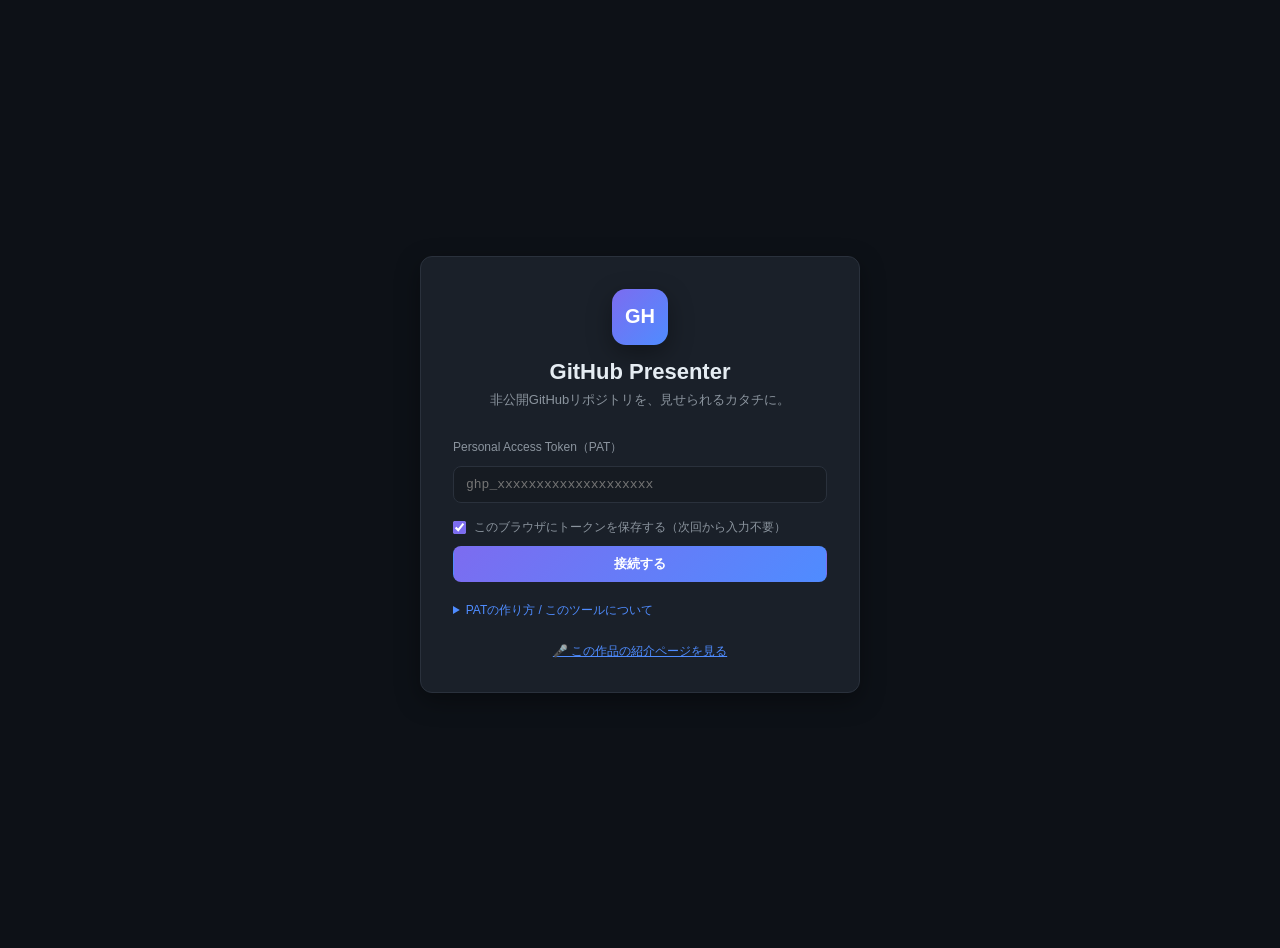
<file: index.html>
<!DOCTYPE html>
<html lang="ja">
<head>
<meta charset="UTF-8">
<meta name="viewport" content="width=device-width, initial-scale=1.0">
<title>GitHub Presenter | 非公開リポジトリのプレゼン化ツール</title>
<link rel="stylesheet" href="css/style.css">
</head>
<body>

<header class="topbar" id="topbar" hidden>
  <div class="topbar-inner">
    <div class="brand">
      <span class="brand-mark">GH</span>
      <span class="brand-text">GitHub Presenter</span>
    </div>
    <div class="topbar-search">
      <input type="search" id="searchInput" placeholder="リポジトリ名・言語で検索…" autocomplete="off">
    </div>
    <div class="topbar-controls">
      <select id="visibilityFilter" title="公開範囲で絞り込み">
        <option value="all">すべて</option>
        <option value="private">プライベートのみ</option>
        <option value="public">パブリックのみ</option>
      </select>
      <select id="sortSelect" title="並び順">
        <option value="updated">更新日時順</option>
        <option value="stars">スター数順</option>
        <option value="name">名前順</option>
      </select>
      <button id="presentToggleBtn" class="btn btn-ghost" title="プレゼンモード切替">🖥 プレゼンモード</button>
      <button id="logoutBtn" class="btn btn-ghost" title="トークンを削除してログアウト">ログアウト</button>
    </div>
  </div>
</header>

<main id="app">

  <!-- ログイン画面 -->
  <section id="view-login" class="view view-login">
    <div class="login-card">
      <div class="login-hero">
        <span class="brand-mark large">GH</span>
        <h1>GitHub Presenter</h1>
        <p class="tagline">非公開GitHubリポジトリを、見せられるカタチに。</p>
      </div>

      <form id="loginForm" class="login-form">
        <label for="tokenInput">Personal Access Token（PAT）</label>
        <input type="password" id="tokenInput" placeholder="ghp_xxxxxxxxxxxxxxxxxxxx" autocomplete="off" required>
        <label class="checkbox-row">
          <input type="checkbox" id="rememberToken" checked>
          <span>このブラウザにトークンを保存する（次回から入力不要）</span>
        </label>
        <button type="submit" class="btn btn-primary" id="loginBtn">接続する</button>
        <p class="error-text" id="loginError" hidden></p>
      </form>

      <details class="help-box">
        <summary>PATの作り方 / このツールについて</summary>
        <ol>
          <li>GitHubの <code>Settings → Developer settings → Personal access tokens</code> でトークンを発行してください。</li>
          <li>非公開リポジトリを読む場合は <code>repo</code> スコープ（Fine-grained の場合は対象リポジトリの Contents: Read-only）が必要です。</li>
          <li>トークンはこの端末のブラウザ内（localStorage）にのみ保存され、外部サーバーには送信されません。共有PCでは「保存する」のチェックを外してください。</li>
        </ol>
      </details>
      <p style="text-align:center; margin-top:14px;">
        <a href="showcase.html" style="color:var(--accent-2); font-size:12px;">🎤 この作品の紹介ページを見る</a>
      </p>
    </div>
  </section>

  <!-- リポジトリ一覧画面（ポートフォリオ表示） -->
  <section id="view-list" class="view view-list" hidden>
    <div class="list-header">
      <h2 id="userGreeting">リポジトリ一覧</h2>
      <p class="list-sub" id="repoCount"></p>
      <p class="scope-warning" id="scopeWarning" hidden></p>
    </div>
    <div class="repo-grid" id="repoGrid"></div>
    <div class="empty-state" id="emptyState" hidden>
      <p>該当するリポジトリが見つかりませんでした。</p>
    </div>
    <div class="loading-state" id="loadingList">
      <div class="spinner"></div>
      <p>GitHubからリポジトリを読み込み中…</p>
    </div>
  </section>

  <!-- リポジトリ詳細プレゼン画面 -->
  <section id="view-detail" class="view view-detail" hidden>
    <button class="btn btn-ghost back-btn" id="backToListBtn">← 一覧へ戻る</button>

    <div class="detail-hero" id="detailHero">
      <div class="detail-hero-top">
        <h1 id="detailRepoName">-</h1>
        <span class="badge" id="detailVisibilityBadge">-</span>
      </div>
      <p class="detail-desc" id="detailRepoDesc"></p>
      <div class="detail-topics" id="detailTopics"></div>

      <div class="stat-row" id="detailStats">
        <div class="stat"><span class="stat-value" id="statStars">-</span><span class="stat-label">Stars</span></div>
        <div class="stat"><span class="stat-value" id="statForks">-</span><span class="stat-label">Forks</span></div>
        <div class="stat"><span class="stat-value" id="statIssues">-</span><span class="stat-label">Open Issues</span></div>
        <div class="stat"><span class="stat-value" id="statUpdated">-</span><span class="stat-label">最終更新</span></div>
      </div>
    </div>

    <div class="panel showcase-panel showcase-panel-full">
      <div class="panel-header-row">
        <h3>紹介ページ</h3>
        <button class="btn btn-ghost btn-small" id="editShowcaseBtn">🖊 編集する</button>
      </div>
      <div id="showcaseBody"></div>
    </div>

    <div class="detail-grid">
      <div class="detail-main">
        <div class="panel">
          <h3>README</h3>
          <div id="readmeContent" class="readme-content">
            <div class="spinner small"></div>
          </div>
        </div>
      </div>

      <div class="detail-side">
        <div class="panel">
          <h3>使用言語</h3>
          <div id="languageBar" class="language-bar"></div>
          <ul id="languageList" class="language-list"></ul>
        </div>

        <div class="panel">
          <h3>コントリビューター</h3>
          <ul id="contributorList" class="contributor-list"></ul>
        </div>

        <div class="panel">
          <h3>最近のコミット</h3>
          <ul id="commitList" class="commit-list"></ul>
        </div>
      </div>
    </div>
  </section>

</main>

<div class="modal-overlay" id="showcaseModalOverlay" hidden>
  <div class="modal">
    <div class="modal-header">
      <h2>紹介ページを編集</h2>
      <button class="modal-close" id="closeShowcaseModalBtn" type="button">✕</button>
    </div>

    <div class="modal-body">
      <div class="modal-hint">
        むずかしく考えなくて大丈夫。タイトルだけでも保存できます。<strong>上から順に埋めると、そのままプレゼンの流れ</strong>になります。「発表用メモ」を書いておけば、プレゼンモードで読み上げるだけでOKです。
      </div>

      <form id="showcaseForm" class="showcase-form">
        <label for="scTitle">作品のタイトル <span class="req">*</span></label>
        <input type="text" id="scTitle" placeholder="例: 地域のイベント掲示板アプリ" required>

        <label for="scUrl">できたアプリのURL（あれば貼り付け）</label>
        <input type="url" id="scUrl" placeholder="https://...（まだ無ければ空でOK）">
        <p class="field-hint">⚠️ 非公開（プライベート）リポジトリの場合、GitHub Pagesでの公開には有料プランが必要で、公開すると誰でも見られる状態になります。非公開のまま見せたい場合はURLを空欄にして、下のスクリーンショットだけを登録してください。</p>

        <label>スクリーンショット（何枚でもOK）</label>
        <div class="shot-upload-row">
          <button type="button" class="btn btn-ghost" id="pickScreenshotsBtn">ファイルを選択</button>
          <input type="file" id="screenshotInput" accept="image/*" multiple hidden>
          <span class="shot-count" id="shotCountText">選択されていません</span>
        </div>
        <p class="field-hint">「ファイルを選択」を押すたびに追加。ドラッグ、または <strong>◀ ▶</strong> で並び替えできます。1枚目（サムネ）がカードに表示されます。現在 <span id="shotCurrentCount">0</span> 枚。</p>
        <p class="field-hint">サムネ推奨サイズ：横長（16:9）・1200×675px 程度（横幅いっぱい・高さ160pxで切り抜いて表示されます）。</p>
        <ul class="shot-thumb-list" id="shotThumbList"></ul>

        <div class="memo-box">
          <h4>発表用メモ</h4>
          <p class="field-hint">発表のときは、ここに書いたことを読み上げればOKです（空欄でも保存できます）。</p>

          <label for="scProblem">① どんな課題を解決した？</label>
          <textarea id="scProblem" placeholder="例: 近所のイベント情報がバラバラで探しにくかった"></textarea>

          <label for="scTarget">② このアプリは誰のため？（ターゲット）</label>
          <textarea id="scTarget" placeholder="例: 地域の住民、子育て世代"></textarea>

          <label for="scFeatures">③ どんな特徴・工夫がある？</label>
          <textarea id="scFeatures" placeholder="例: だれでも投稿でき、新しい順に一覧で見られる"></textarea>

          <label for="scLearnings">④ 苦労した点・学んだこと</label>
          <textarea id="scLearnings" placeholder="例: 画像アップロードの実装に苦労したが、圧縮処理を学べた"></textarea>
        </div>

        <p class="error-text" id="showcaseError" hidden></p>

        <div class="modal-actions">
          <button type="button" class="btn btn-ghost btn-danger" id="deleteShowcaseBtn">紹介ページを削除</button>
          <div class="modal-actions-right">
            <button type="button" class="btn btn-ghost" id="cancelShowcaseBtn">キャンセル</button>
            <button type="submit" class="btn btn-primary" id="saveShowcaseBtn">保存する</button>
          </div>
        </div>
      </form>
    </div>
  </div>
</div>

<script src="js/app.js"></script>
</body>
</html>
</file>
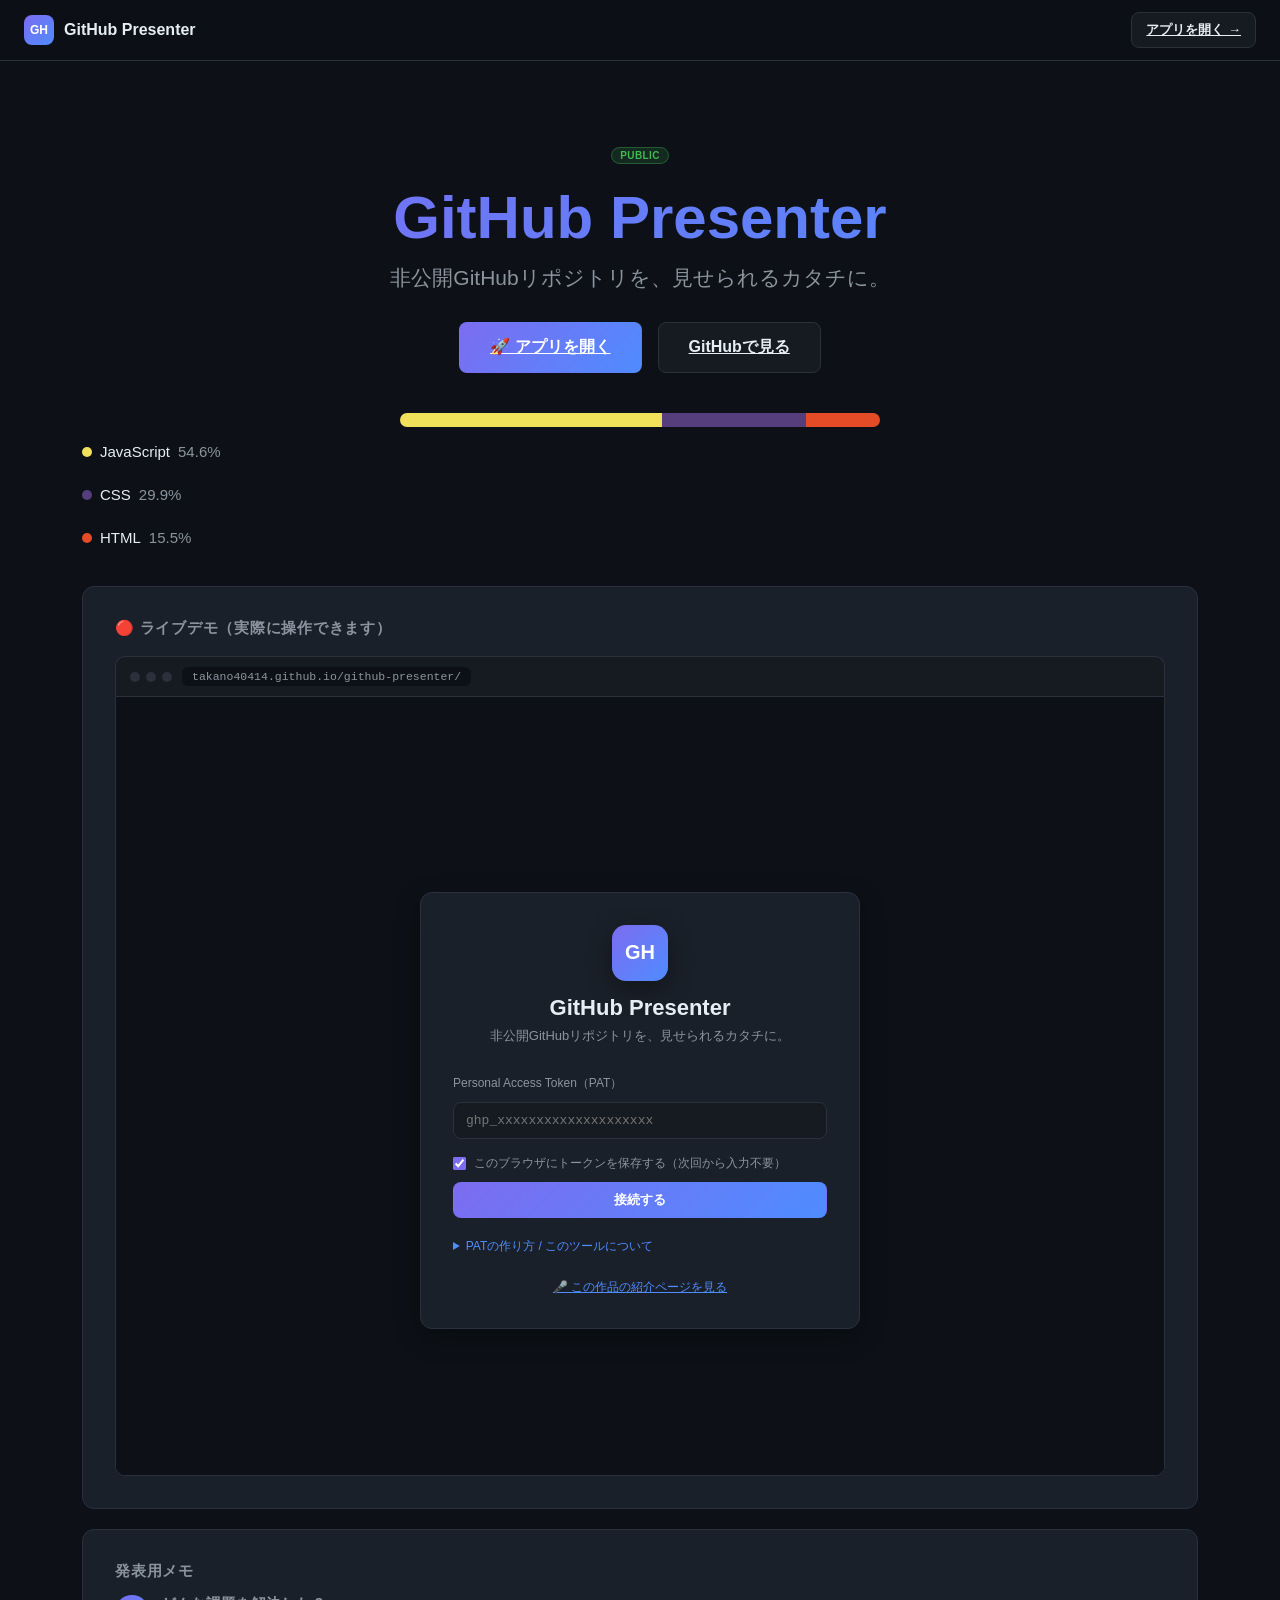
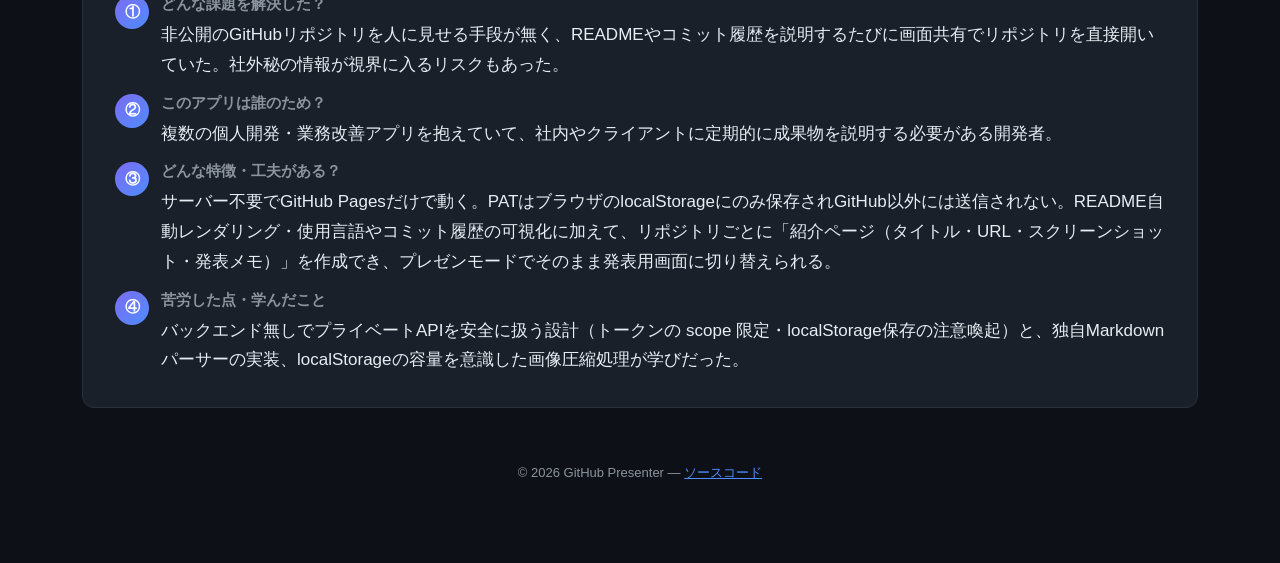
<file: showcase.html>
<!DOCTYPE html>
<html lang="ja">
<head>
<meta charset="UTF-8">
<meta name="viewport" content="width=device-width, initial-scale=1.0">
<title>GitHub Presenter | 紹介ページ</title>
<meta name="description" content="非公開GitHubリポジトリを、見せられるカタチにするプレゼンツール。">
<link rel="stylesheet" href="css/style.css">
<link rel="stylesheet" href="css/showcase-page.css">
</head>
<body class="showcase-page-body">

<header class="topbar">
  <div class="topbar-inner">
    <a class="brand" href="index.html" style="text-decoration:none; color:inherit;">
      <span class="brand-mark">GH</span>
      <span class="brand-text">GitHub Presenter</span>
    </a>
    <div style="flex:1"></div>
    <a class="btn btn-ghost" href="index.html">アプリを開く →</a>
  </div>
</header>

<main class="showcase-page-main">

  <section class="sp-hero">
    <span class="badge badge-public">PUBLIC</span>
    <h1>GitHub Presenter</h1>
    <p class="sp-tagline">非公開GitHubリポジトリを、見せられるカタチに。</p>
    <div class="sp-hero-actions">
      <a class="btn btn-primary" style="width:auto; padding:10px 22px;" href="index.html">🚀 アプリを開く</a>
      <a class="btn btn-ghost" href="https://github.com/TAKANO40414/github-presenter" target="_blank" rel="noopener noreferrer">GitHubで見る</a>
    </div>

    <div class="language-bar sp-lang-bar">
      <div style="width:54.6%; background:#f1e05a" title="JavaScript 54.6%"></div>
      <div style="width:29.9%; background:#563d7c" title="CSS 29.9%"></div>
      <div style="width:15.5%; background:#e34c26" title="HTML 15.5%"></div>
    </div>
    <ul class="language-list sp-lang-list">
      <li><span class="language-swatch" style="background:#f1e05a"></span>JavaScript<span class="language-pct">54.6%</span></li>
      <li><span class="language-swatch" style="background:#563d7c"></span>CSS<span class="language-pct">29.9%</span></li>
      <li><span class="language-swatch" style="background:#e34c26"></span>HTML<span class="language-pct">15.5%</span></li>
    </ul>
  </section>

  <section class="panel sp-demo-panel">
    <h3>🔴 ライブデモ（実際に操作できます）</h3>
    <div class="sp-browser-chrome">
      <div class="sp-browser-dots"><span></span><span></span><span></span></div>
      <div class="sp-browser-url">takano40414.github.io/github-presenter/</div>
    </div>
    <div class="sp-iframe-wrap">
      <iframe src="index.html" title="GitHub Presenter ライブデモ" loading="lazy"></iframe>
    </div>
  </section>

  <section class="panel">
    <h3>発表用メモ</h3>
    <div class="showcase-memo sp-memo">
      <div class="memo-item">
        <span class="memo-num">①</span>
        <div>
          <h4>どんな課題を解決した？</h4>
          <p>非公開のGitHubリポジトリを人に見せる手段が無く、READMEやコミット履歴を説明するたびに画面共有でリポジトリを直接開いていた。社外秘の情報が視界に入るリスクもあった。</p>
        </div>
      </div>
      <div class="memo-item">
        <span class="memo-num">②</span>
        <div>
          <h4>このアプリは誰のため？</h4>
          <p>複数の個人開発・業務改善アプリを抱えていて、社内やクライアントに定期的に成果物を説明する必要がある開発者。</p>
        </div>
      </div>
      <div class="memo-item">
        <span class="memo-num">③</span>
        <div>
          <h4>どんな特徴・工夫がある？</h4>
          <p>サーバー不要でGitHub Pagesだけで動く。PATはブラウザのlocalStorageにのみ保存されGitHub以外には送信されない。README自動レンダリング・使用言語やコミット履歴の可視化に加えて、リポジトリごとに「紹介ページ（タイトル・URL・スクリーンショット・発表メモ）」を作成でき、プレゼンモードでそのまま発表用画面に切り替えられる。</p>
        </div>
      </div>
      <div class="memo-item">
        <span class="memo-num">④</span>
        <div>
          <h4>苦労した点・学んだこと</h4>
          <p>バックエンド無しでプライベートAPIを安全に扱う設計（トークンの scope 限定・localStorage保存の注意喚起）と、独自Markdownパーサーの実装、localStorageの容量を意識した画像圧縮処理が学びだった。</p>
        </div>
      </div>
    </div>
  </section>

  <footer class="sp-footer">
    <p>© 2026 GitHub Presenter — <a href="https://github.com/TAKANO40414/github-presenter" target="_blank" rel="noopener noreferrer">ソースコード</a></p>
  </footer>

</main>

</body>
</html>
</file>
<file: css/style.css>
:root {
  color-scheme: dark;
  --bg: #0d1117;
  --bg-elevated: #161b22;
  --bg-card: #1a2029;
  --border: #2a313c;
  --text: #e6edf3;
  --text-dim: #8b949e;
  --accent: #7c6cf0;
  --accent-2: #4f8cff;
  --accent-grad: linear-gradient(135deg, #7c6cf0 0%, #4f8cff 100%);
  --green: #3fb950;
  --red: #f85149;
  --yellow: #d29922;
  --radius: 12px;
  --shadow: 0 8px 24px rgba(0,0,0,.35);
}

* { box-sizing: border-box; margin: 0; padding: 0; }

html, body {
  height: 100%;
  background: var(--bg);
  color: var(--text);
  font-family: -apple-system, BlinkMacSystemFont, "Hiragino Kaku Gothic ProN", "Yu Gothic", "Segoe UI", sans-serif;
  -webkit-font-smoothing: antialiased;
}

button, input, select {
  font-family: inherit;
  color: inherit;
}

/* ---------- Topbar ---------- */
.topbar {
  position: sticky;
  top: 0;
  z-index: 50;
  background: rgba(13,17,23,.9);
  backdrop-filter: blur(10px);
  border-bottom: 1px solid var(--border);
}
.topbar-inner {
  max-width: 1280px;
  margin: 0 auto;
  padding: 12px 24px;
  display: flex;
  align-items: center;
  gap: 20px;
}
.brand {
  display: flex;
  align-items: center;
  gap: 10px;
  font-weight: 700;
  font-size: 16px;
  white-space: nowrap;
}
.brand-mark {
  display: inline-flex;
  align-items: center;
  justify-content: center;
  width: 30px;
  height: 30px;
  border-radius: 8px;
  background: var(--accent-grad);
  color: #fff;
  font-size: 12px;
  font-weight: 800;
}
.brand-mark.large {
  width: 56px;
  height: 56px;
  border-radius: 14px;
  font-size: 20px;
  box-shadow: var(--shadow);
}
.topbar-search { flex: 1; }
.topbar-search input {
  width: 100%;
  max-width: 420px;
  background: var(--bg-elevated);
  border: 1px solid var(--border);
  border-radius: 8px;
  padding: 8px 12px;
  font-size: 13px;
  color: #ffffff;
  caret-color: #ffffff;
}
.topbar-search input::placeholder { color: var(--text-dim); opacity: 1; }
.topbar-search input:focus { outline: none; border-color: var(--accent-2); }
.topbar-controls {
  display: flex;
  align-items: center;
  gap: 8px;
}
.topbar-controls select {
  background: var(--bg-elevated);
  border: 1px solid var(--border);
  border-radius: 8px;
  padding: 7px 10px;
  font-size: 12px;
}

.btn {
  border-radius: 8px;
  padding: 8px 14px;
  font-size: 13px;
  font-weight: 600;
  cursor: pointer;
  border: 1px solid transparent;
  transition: transform .08s ease, filter .1s ease, background .15s ease;
  white-space: nowrap;
}
.btn:active { transform: scale(.97); }
.btn-primary {
  background: var(--accent-grad);
  color: #fff;
  width: 100%;
}
.btn-primary:hover { filter: brightness(1.08); }
.btn-ghost {
  background: var(--bg-elevated);
  border: 1px solid var(--border);
  color: var(--text);
}
.btn-ghost:hover { background: #202834; }

/* ---------- Layout ---------- */
#app { max-width: 1280px; margin: 0 auto; padding: 24px; min-height: 100vh; }
.view { animation: fadeIn .25s ease; }
@keyframes fadeIn { from { opacity: 0; transform: translateY(6px); } to { opacity: 1; transform: none; } }

/* ---------- Login ---------- */
.view-login {
  min-height: 100vh;
  display: flex;
  align-items: center;
  justify-content: center;
  padding: 20px;
}
.login-card {
  width: 100%;
  max-width: 440px;
  background: var(--bg-card);
  border: 1px solid var(--border);
  border-radius: var(--radius);
  padding: 32px;
  box-shadow: var(--shadow);
}
.login-hero { text-align: center; margin-bottom: 24px; }
.login-hero h1 { margin: 14px 0 6px; font-size: 22px; }
.tagline { color: var(--text-dim); font-size: 13px; }
.login-form { display: flex; flex-direction: column; gap: 10px; }
.login-form label { font-size: 12px; color: var(--text-dim); margin-top: 6px; }
.login-form input[type="password"] {
  background: var(--bg-elevated);
  border: 1px solid var(--border);
  border-radius: 8px;
  padding: 10px 12px;
  font-size: 13px;
  font-family: ui-monospace, SFMono-Regular, Menlo, monospace;
  color: #ffffff;
  caret-color: #ffffff;
}
.login-form input[type="password"]:focus { outline: none; border-color: var(--accent-2); }
.checkbox-row { display: flex; align-items: center; gap: 8px; font-size: 12px; color: var(--text-dim); }
.checkbox-row input { accent-color: var(--accent); }
.error-text { color: var(--red); font-size: 12px; }
.help-box { margin-top: 20px; font-size: 12px; color: var(--text-dim); }
.help-box summary { cursor: pointer; color: var(--accent-2); margin-bottom: 8px; }
.help-box ol { padding-left: 18px; display: flex; flex-direction: column; gap: 6px; }
.help-box code {
  background: var(--bg-elevated);
  padding: 1px 5px;
  border-radius: 4px;
  font-family: ui-monospace, SFMono-Regular, Menlo, monospace;
}

/* ---------- List / Portfolio ---------- */
.list-header { margin-bottom: 20px; }
.list-header h2 { font-size: 24px; margin-bottom: 4px; }
.list-sub { color: var(--text-dim); font-size: 13px; }
.scope-warning {
  margin-top: 10px;
  font-size: 12.5px;
  line-height: 1.6;
  padding: 10px 14px;
  border-radius: 8px;
  background: rgba(210,153,34,.1);
  border: 1px solid rgba(210,153,34,.3);
  color: var(--yellow);
  max-width: 720px;
}
.scope-warning.scope-ok {
  background: rgba(63,185,80,.1);
  border-color: rgba(63,185,80,.3);
  color: var(--green);
}

.repo-grid {
  display: grid;
  grid-template-columns: repeat(auto-fill, minmax(280px, 1fr));
  gap: 16px;
}
.repo-card {
  background: var(--bg-card);
  border: 1px solid var(--border);
  border-radius: var(--radius);
  padding: 18px;
  cursor: pointer;
  transition: transform .12s ease, border-color .12s ease, box-shadow .12s ease;
  display: flex;
  flex-direction: column;
  gap: 10px;
}
.repo-card:hover {
  transform: translateY(-3px);
  border-color: var(--accent-2);
  box-shadow: var(--shadow);
}
.repo-card-top { display: flex; align-items: center; justify-content: space-between; gap: 8px; }
.repo-card-name { font-size: 15px; font-weight: 700; word-break: break-word; }
.badge {
  font-size: 10px;
  font-weight: 700;
  padding: 2px 8px;
  border-radius: 999px;
  white-space: nowrap;
  text-transform: uppercase;
  letter-spacing: .04em;
}
.badge-private { background: rgba(210,153,34,.15); color: var(--yellow); border: 1px solid rgba(210,153,34,.35); }
.badge-public { background: rgba(63,185,80,.15); color: var(--green); border: 1px solid rgba(63,185,80,.35); }
.repo-card-desc {
  font-size: 12.5px;
  color: var(--text-dim);
  line-height: 1.5;
  flex: 1;
  display: -webkit-box;
  -webkit-line-clamp: 3;
  -webkit-box-orient: vertical;
  overflow: hidden;
}
.repo-card-meta {
  display: flex;
  align-items: center;
  gap: 14px;
  font-size: 11.5px;
  color: var(--text-dim);
}
.repo-card-meta span { display: flex; align-items: center; gap: 4px; }
.lang-dot {
  width: 9px; height: 9px; border-radius: 50%;
  background: var(--accent-2);
  display: inline-block;
}

.empty-state, .loading-state {
  text-align: center;
  padding: 60px 0;
  color: var(--text-dim);
  font-size: 13px;
}
.loading-state[hidden] { display: none; }
.spinner {
  width: 28px; height: 28px;
  border: 3px solid var(--border);
  border-top-color: var(--accent-2);
  border-radius: 50%;
  margin: 0 auto 12px;
  animation: spin .8s linear infinite;
}
.spinner.small { width: 18px; height: 18px; border-width: 2px; margin: 0; }
@keyframes spin { to { transform: rotate(360deg); } }

/* ---------- Detail / Presentation ---------- */
.back-btn { margin-bottom: 18px; }

.detail-hero {
  background: var(--bg-card);
  border: 1px solid var(--border);
  border-radius: var(--radius);
  padding: 28px;
  margin-bottom: 20px;
  position: relative;
  overflow: hidden;
}
.detail-hero::before {
  content: "";
  position: absolute;
  inset: 0;
  background: var(--accent-grad);
  opacity: .08;
  pointer-events: none;
}
.detail-hero-top { display: flex; align-items: center; gap: 12px; flex-wrap: wrap; }
.detail-hero-top h1 { font-size: 28px; }
.detail-desc { color: var(--text-dim); margin-top: 10px; font-size: 14px; max-width: 720px; }
.detail-topics { display: flex; flex-wrap: wrap; gap: 6px; margin-top: 12px; }
.topic-chip {
  font-size: 11px;
  padding: 3px 10px;
  border-radius: 999px;
  background: rgba(124,108,240,.15);
  color: #b6acf7;
  border: 1px solid rgba(124,108,240,.3);
}

.stat-row { display: flex; gap: 32px; margin-top: 22px; flex-wrap: wrap; }
.stat { display: flex; flex-direction: column; gap: 2px; }
.stat-value { font-size: 22px; font-weight: 800; }
.stat-label { font-size: 11px; color: var(--text-dim); text-transform: uppercase; letter-spacing: .04em; }

.detail-grid {
  display: grid;
  grid-template-columns: 2fr 1fr;
  gap: 20px;
  align-items: start;
}
@media (max-width: 900px) {
  .detail-grid { grid-template-columns: 1fr; }
}

.panel {
  background: var(--bg-card);
  border: 1px solid var(--border);
  border-radius: var(--radius);
  padding: 20px;
  margin-bottom: 20px;
}
.panel h3 {
  font-size: 13px;
  text-transform: uppercase;
  letter-spacing: .05em;
  color: var(--text-dim);
  margin-bottom: 14px;
}

.readme-content {
  font-size: 14px;
  line-height: 1.75;
  overflow-wrap: break-word;
}
.readme-content h1, .readme-content h2, .readme-content h3 {
  margin: 20px 0 10px;
  font-weight: 700;
}
.readme-content h1 { font-size: 22px; }
.readme-content h2 { font-size: 18px; border-bottom: 1px solid var(--border); padding-bottom: 6px; }
.readme-content h3 { font-size: 15px; }
.readme-content p { margin: 8px 0; }
.readme-content ul, .readme-content ol { padding-left: 22px; margin: 8px 0; }
.readme-content li { margin: 3px 0; }
.readme-content code {
  background: var(--bg-elevated);
  padding: 2px 6px;
  border-radius: 4px;
  font-family: ui-monospace, SFMono-Regular, Menlo, monospace;
  font-size: 12.5px;
}
.readme-content pre {
  background: var(--bg-elevated);
  border: 1px solid var(--border);
  border-radius: 8px;
  padding: 14px;
  overflow-x: auto;
  margin: 10px 0;
}
.readme-content pre code { background: none; padding: 0; }
.readme-content blockquote {
  border-left: 3px solid var(--accent-2);
  padding-left: 14px;
  color: var(--text-dim);
  margin: 10px 0;
}
.readme-content img { max-width: 100%; border-radius: 6px; }
.readme-content a { color: var(--accent-2); }
.readme-content hr { border: none; border-top: 1px solid var(--border); margin: 16px 0; }

.language-bar {
  display: flex;
  height: 10px;
  border-radius: 999px;
  overflow: hidden;
  margin-bottom: 12px;
  background: var(--bg-elevated);
}
.language-list { display: flex; flex-direction: column; gap: 8px; font-size: 12.5px; }
.language-list li { display: flex; align-items: center; gap: 8px; }
.language-swatch { width: 10px; height: 10px; border-radius: 50%; flex-shrink: 0; }
.language-pct { margin-left: auto; color: var(--text-dim); }

.contributor-list, .commit-list { display: flex; flex-direction: column; gap: 12px; }
.contributor-item { display: flex; align-items: center; gap: 10px; font-size: 13px; }
.contributor-item img { width: 28px; height: 28px; border-radius: 50%; }
.contributor-count { margin-left: auto; color: var(--text-dim); font-size: 11.5px; }

.commit-item { font-size: 12.5px; border-bottom: 1px solid var(--border); padding-bottom: 10px; }
.commit-item:last-child { border-bottom: none; padding-bottom: 0; }
.commit-message { font-weight: 600; margin-bottom: 3px; }
.commit-meta { color: var(--text-dim); font-size: 11px; display: flex; gap: 8px; }
.commit-meta a { color: var(--accent-2); text-decoration: none; }

/* ---------- Presentation Mode ---------- */
body.presenting .topbar-search,
body.presenting .topbar-controls select,
body.presenting .repo-card-meta,
body.presenting .back-btn { opacity: .85; }

body.presenting #app { max-width: 1040px; }
body.presenting .detail-hero-top h1 { font-size: 40px; }
body.presenting .detail-desc { font-size: 17px; }
body.presenting .stat-value { font-size: 30px; }
body.presenting .readme-content { font-size: 17px; }
body.presenting .panel { padding: 28px; }
body.presenting .repo-card-name { font-size: 18px; }
body.presenting .repo-card-desc { font-size: 14px; -webkit-line-clamp: 4; }

/* ---------- Repo card thumbnail (showcase) ---------- */
.repo-card-thumb {
  width: calc(100% + 36px);
  margin: -18px -18px 0;
  height: 130px;
  background-size: cover;
  background-position: center;
  border-radius: var(--radius) var(--radius) 0 0;
}
.showcase-flag {
  font-size: 10px;
  color: var(--accent-2);
  font-weight: 700;
}

/* ---------- Showcase panel (detail view) ---------- */
.panel-header-row {
  display: flex;
  align-items: center;
  justify-content: space-between;
  margin-bottom: 14px;
}
.panel-header-row h3 { margin-bottom: 0; }
.btn-small { padding: 5px 10px; font-size: 12px; }
.btn-danger { color: var(--red); border-color: rgba(248,81,73,.35); }
.btn-danger:hover { background: rgba(248,81,73,.1); }

.showcase-empty {
  text-align: center;
  padding: 30px 10px;
  color: var(--text-dim);
  font-size: 13px;
}
.showcase-empty .btn { margin-top: 12px; }

.showcase-panel-full { padding: 32px; }
.showcase-panel-full .showcase-body-inner,
.showcase-panel-full .showcase-preview,
.showcase-panel-full .showcase-empty {
  max-width: 900px;
  margin-left: auto;
  margin-right: auto;
}

.showcase-title {
  font-size: 28px;
  font-weight: 800;
  margin-bottom: 20px;
  text-align: center;
}

/* Preview: tabs + stage + thumb rail */
.preview-tabs { display: flex; gap: 6px; margin-bottom: 10px; }
.tab-btn {
  background: var(--bg-elevated);
  border: 1px solid var(--border);
  color: var(--text-dim);
  border-radius: 999px;
  padding: 6px 14px;
  font-size: 12px;
  font-weight: 600;
  cursor: pointer;
}
.tab-btn.active { background: var(--accent-grad); color: #fff; border-color: transparent; }

.preview-stage {
  position: relative;
  width: 100%;
  aspect-ratio: 16 / 9;
  background: #000;
  border-radius: 10px;
  overflow: hidden;
  border: 1px solid var(--border);
  display: flex;
  align-items: center;
  justify-content: center;
}
.preview-stage img { width: 100%; height: 100%; object-fit: contain; background: #05070a; }
.preview-stage iframe { width: 100%; height: 100%; border: none; background: #fff; }
.preview-nav {
  position: absolute;
  top: 50%;
  transform: translateY(-50%);
  background: rgba(13,17,23,.6);
  border: 1px solid var(--border);
  color: #fff;
  width: 34px;
  height: 34px;
  border-radius: 50%;
  cursor: pointer;
  font-size: 15px;
  display: flex;
  align-items: center;
  justify-content: center;
}
.preview-nav:hover { background: rgba(13,17,23,.9); }
.preview-nav.prev { left: 10px; }
.preview-nav.next { right: 10px; }
.preview-empty-stage {
  color: var(--text-dim);
  font-size: 13px;
  text-align: center;
  padding: 20px;
}
.preview-open-link {
  display: inline-block;
  margin-top: 8px;
  font-size: 12px;
  color: var(--accent-2);
}

.preview-thumbs {
  display: flex;
  gap: 8px;
  margin-top: 10px;
  overflow-x: auto;
  padding-bottom: 4px;
}
.preview-thumb {
  width: 78px;
  height: 44px;
  border-radius: 6px;
  object-fit: cover;
  cursor: pointer;
  border: 2px solid transparent;
  opacity: .6;
  flex-shrink: 0;
}
.preview-thumb.active { border-color: var(--accent-2); opacity: 1; }

/* Presentation memo */
.showcase-memo {
  display: flex;
  flex-direction: column;
  gap: 14px;
  margin-top: 18px;
}
.memo-item { display: flex; gap: 12px; align-items: flex-start; }
.memo-num {
  flex-shrink: 0;
  width: 26px;
  height: 26px;
  border-radius: 50%;
  background: var(--accent-grad);
  color: #fff;
  font-size: 12px;
  font-weight: 800;
  display: flex;
  align-items: center;
  justify-content: center;
}
.memo-item h4 { font-size: 12.5px; color: var(--text-dim); margin-bottom: 4px; font-weight: 600; }
.memo-item p { font-size: 14px; line-height: 1.6; white-space: pre-wrap; }

.showcase-panel-full .showcase-memo {
  max-width: 900px;
  margin: 24px auto 0;
  display: grid;
  grid-template-columns: 1fr 1fr;
  gap: 20px 28px;
}
.showcase-panel-full .memo-num { width: 32px; height: 32px; font-size: 14px; }
.showcase-panel-full .memo-item h4 { font-size: 14px; }
.showcase-panel-full .memo-item p { font-size: 16px; line-height: 1.7; }
@media (max-width: 760px) {
  .showcase-panel-full .showcase-memo { grid-template-columns: 1fr; }
}

/* ---------- Modal ---------- */
.modal-overlay {
  position: fixed;
  inset: 0;
  background: rgba(0,0,0,.6);
  backdrop-filter: blur(2px);
  z-index: 200;
  display: flex;
  align-items: flex-start;
  justify-content: center;
  padding: 40px 16px;
  overflow-y: auto;
}
.modal {
  background: var(--bg-card);
  border: 1px solid var(--border);
  border-radius: var(--radius);
  width: 100%;
  max-width: 620px;
  box-shadow: var(--shadow);
}
.modal-header {
  display: flex;
  align-items: center;
  justify-content: space-between;
  padding: 18px 22px;
  border-bottom: 1px solid var(--border);
}
.modal-header h2 { font-size: 17px; }
.modal-close {
  background: none;
  border: none;
  color: var(--text-dim);
  font-size: 16px;
  cursor: pointer;
  padding: 4px 8px;
}
.modal-close:hover { color: var(--text); }
.modal-body { padding: 22px; }

.modal-hint {
  background: rgba(79,140,255,.1);
  border: 1px solid rgba(79,140,255,.25);
  border-radius: 10px;
  padding: 14px 16px;
  font-size: 12.5px;
  line-height: 1.7;
  color: var(--text-dim);
  margin-bottom: 20px;
}
.modal-hint strong { color: var(--text); }

.showcase-form { display: flex; flex-direction: column; gap: 6px; }
.showcase-form label {
  font-size: 12.5px;
  font-weight: 700;
  margin-top: 14px;
  color: var(--text);
}
.showcase-form .req { color: var(--red); }
.showcase-form input[type="text"],
.showcase-form input[type="url"],
.showcase-form textarea {
  background: var(--bg-elevated);
  border: 1px solid var(--border);
  border-radius: 8px;
  padding: 10px 12px;
  font-size: 13px;
  font-family: inherit;
  resize: vertical;
  width: 100%;
  color: #ffffff;
  caret-color: #ffffff;
}
.showcase-form input[type="text"]::placeholder,
.showcase-form input[type="url"]::placeholder,
.showcase-form textarea::placeholder {
  color: var(--text-dim);
  opacity: 1;
}
.showcase-form textarea { min-height: 64px; }
.showcase-form input:focus, .showcase-form textarea:focus { outline: none; border-color: var(--accent-2); }

.field-hint { font-size: 11.5px; color: var(--text-dim); line-height: 1.6; margin: 4px 0; }

.shot-upload-row { display: flex; align-items: center; gap: 10px; margin-top: 4px; }
.shot-count { font-size: 12px; color: var(--text-dim); }

.shot-thumb-list {
  display: flex;
  flex-wrap: wrap;
  gap: 10px;
  list-style: none;
  margin-top: 10px;
}
.shot-thumb-item {
  position: relative;
  width: 120px;
  border: 1px solid var(--border);
  border-radius: 8px;
  overflow: hidden;
  background: var(--bg-elevated);
  cursor: grab;
}
.shot-thumb-item.dragging { opacity: .4; }
.shot-thumb-item img { width: 100%; height: 68px; object-fit: cover; display: block; }
.shot-thumb-item .shot-badge {
  position: absolute;
  top: 4px;
  left: 4px;
  background: rgba(13,17,23,.75);
  color: #fff;
  font-size: 10px;
  padding: 1px 6px;
  border-radius: 4px;
}
.shot-thumb-controls {
  display: flex;
  align-items: center;
  justify-content: space-between;
  padding: 4px 6px;
  gap: 4px;
}
.shot-thumb-controls button {
  background: none;
  border: none;
  color: var(--text-dim);
  cursor: pointer;
  font-size: 12px;
  padding: 2px 5px;
  border-radius: 4px;
}
.shot-thumb-controls button:hover { background: var(--bg-card); color: var(--text); }
.shot-thumb-controls .remove-shot { color: var(--red); }

.memo-box {
  margin-top: 22px;
  padding-top: 16px;
  border-top: 1px solid var(--border);
}
.memo-box h4 { font-size: 14px; margin-bottom: 4px; }

.modal-actions {
  display: flex;
  align-items: center;
  justify-content: space-between;
  margin-top: 24px;
  padding-top: 16px;
  border-top: 1px solid var(--border);
  gap: 10px;
  flex-wrap: wrap;
}
.modal-actions-right { display: flex; gap: 8px; }

/* Presentation mode adjustments for showcase */
body.presenting .showcase-memo { gap: 20px; }
body.presenting .memo-item p { font-size: 17px; }
body.presenting .showcase-title { font-size: 22px; }
body.presenting #editShowcaseBtn { display: none; }

[hidden] { display: none !important; }
</file>
<file: css/showcase-page.css>
.showcase-page-body { background: var(--bg); }

.showcase-page-main {
  max-width: 1180px;
  margin: 0 auto;
  padding: 56px 32px 80px;
}

.sp-hero {
  text-align: center;
  padding: 28px 0 40px;
}
.sp-hero h1 {
  font-size: 60px;
  margin: 20px 0 12px;
  background: var(--accent-grad);
  -webkit-background-clip: text;
  background-clip: text;
  color: transparent;
}
.sp-tagline { color: var(--text-dim); font-size: 21px; margin-bottom: 30px; }
.sp-hero-actions { display: flex; gap: 16px; justify-content: center; margin-bottom: 40px; flex-wrap: wrap; }
.sp-hero-actions .btn { font-size: 16px; padding: 14px 30px !important; }

.sp-lang-bar { max-width: 480px; height: 14px; margin: 0 auto 16px; }
.sp-lang-list {
  display: flex;
  justify-content: center;
  gap: 26px;
  list-style: none;
  flex-wrap: wrap;
}
.sp-lang-list li { display: flex; align-items: center; gap: 8px; font-size: 15px; }
.sp-lang-list .language-pct { margin-left: 0; }

.sp-demo-panel { padding: 32px; }
.sp-demo-panel h3 { font-size: 18px; margin-bottom: 18px; }
.sp-browser-chrome {
  display: flex;
  align-items: center;
  gap: 10px;
  background: var(--bg-elevated);
  border: 1px solid var(--border);
  border-bottom: none;
  border-radius: 10px 10px 0 0;
  padding: 10px 14px;
}
.sp-browser-dots { display: flex; gap: 6px; }
.sp-browser-dots span {
  width: 10px; height: 10px; border-radius: 50%;
  background: var(--border);
  display: inline-block;
}
.sp-browser-url {
  font-size: 11.5px;
  color: var(--text-dim);
  background: var(--bg);
  border-radius: 6px;
  padding: 3px 10px;
  font-family: ui-monospace, SFMono-Regular, Menlo, monospace;
}
.sp-iframe-wrap {
  border: 1px solid var(--border);
  border-radius: 0 0 10px 10px;
  overflow: hidden;
  height: 780px;
  background: #05070a;
}
.sp-iframe-wrap iframe { width: 100%; height: 100%; border: none; }

.sp-memo { margin-top: 8px; }
.sp-memo .memo-num { width: 34px; height: 34px; font-size: 15px; }
.sp-memo .memo-item h4 { font-size: 15px; margin-bottom: 6px; }
.sp-memo .memo-item p { font-size: 17px; line-height: 1.75; }

.panel { padding: 32px; }
.panel h3 { font-size: 15px; }

.sp-footer {
  text-align: center;
  color: var(--text-dim);
  font-size: 13px;
  margin-top: 56px;
}
.sp-footer a { color: var(--accent-2); }

@media (max-width: 640px) {
  .sp-hero h1 { font-size: 34px; }
  .sp-tagline { font-size: 16px; }
  .sp-iframe-wrap { height: 480px; }
  .showcase-page-main { padding: 32px 18px 60px; }
}
</file>
